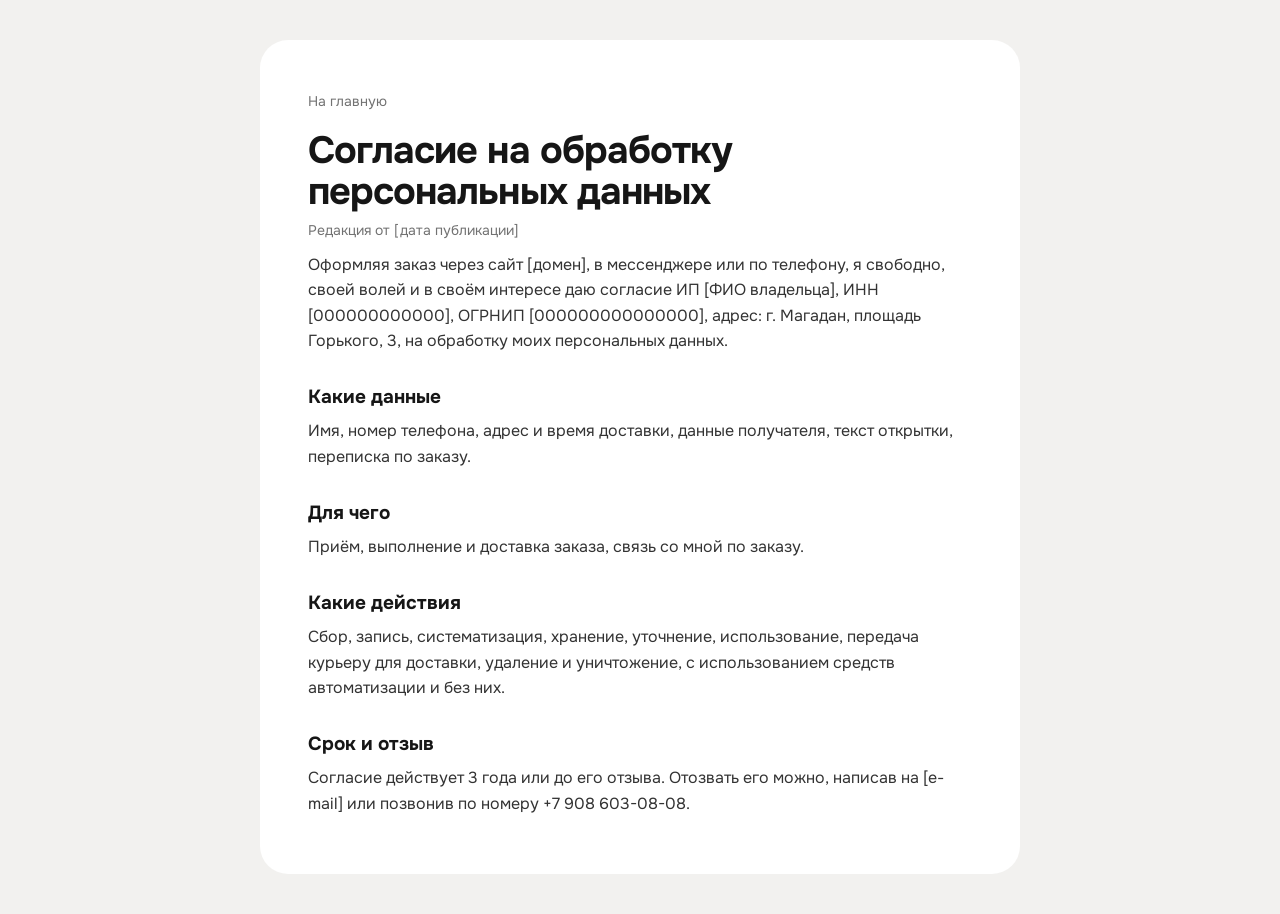
<file: consent.html>
<!doctype html>
<html lang="ru">
<head>
<meta charset="utf-8">
<meta name="viewport" content="width=device-width, initial-scale=1">
<meta name="robots" content="noindex, nofollow">
<title>Согласие на обработку персональных данных | Роза Лэнд</title>
<link rel="icon" href="data:image/svg+xml,%3Csvg xmlns='http://www.w3.org/2000/svg' viewBox='0 0 32 32'%3E%3Crect width='32' height='32' rx='9' fill='%23d6194b'/%3E%3Ctext x='16' y='22' text-anchor='middle' font-family='Arial' font-weight='700' font-size='15' fill='%23fff'%3EРЛ%3C/text%3E%3C/svg%3E">
<link rel="stylesheet" href="https://fonts.googleapis.com/css2?family=Onest:wght@400;600;700&display=swap">
<link rel="stylesheet" href="doc.css">
</head>
<body>
<main class="doc">
  <a class="back" href="index.html">На главную</a>
  <h1>Согласие на обработку персональных данных</h1>
  <p class="upd">Редакция от [дата публикации]</p>

  <p>Оформляя заказ через сайт [домен], в мессенджере или по телефону, я свободно, своей волей и в своём
  интересе даю согласие ИП [ФИО владельца], ИНН [000000000000], ОГРНИП [000000000000000], адрес:
  г. Магадан, площадь Горького, 3, на обработку моих персональных данных.</p>

  <h2>Какие данные</h2>
  <p>Имя, номер телефона, адрес и время доставки, данные получателя, текст открытки, переписка по заказу.</p>

  <h2>Для чего</h2>
  <p>Приём, выполнение и доставка заказа, связь со мной по заказу.</p>

  <h2>Какие действия</h2>
  <p>Сбор, запись, систематизация, хранение, уточнение, использование, передача курьеру для доставки,
  удаление и уничтожение, с использованием средств автоматизации и без них.</p>

  <h2>Срок и отзыв</h2>
  <p>Согласие действует 3 года или до его отзыва. Отозвать его можно, написав на [e-mail] или позвонив
  по номеру +7 908 603-08-08.</p>
</main>
</body>
</html>
</file>
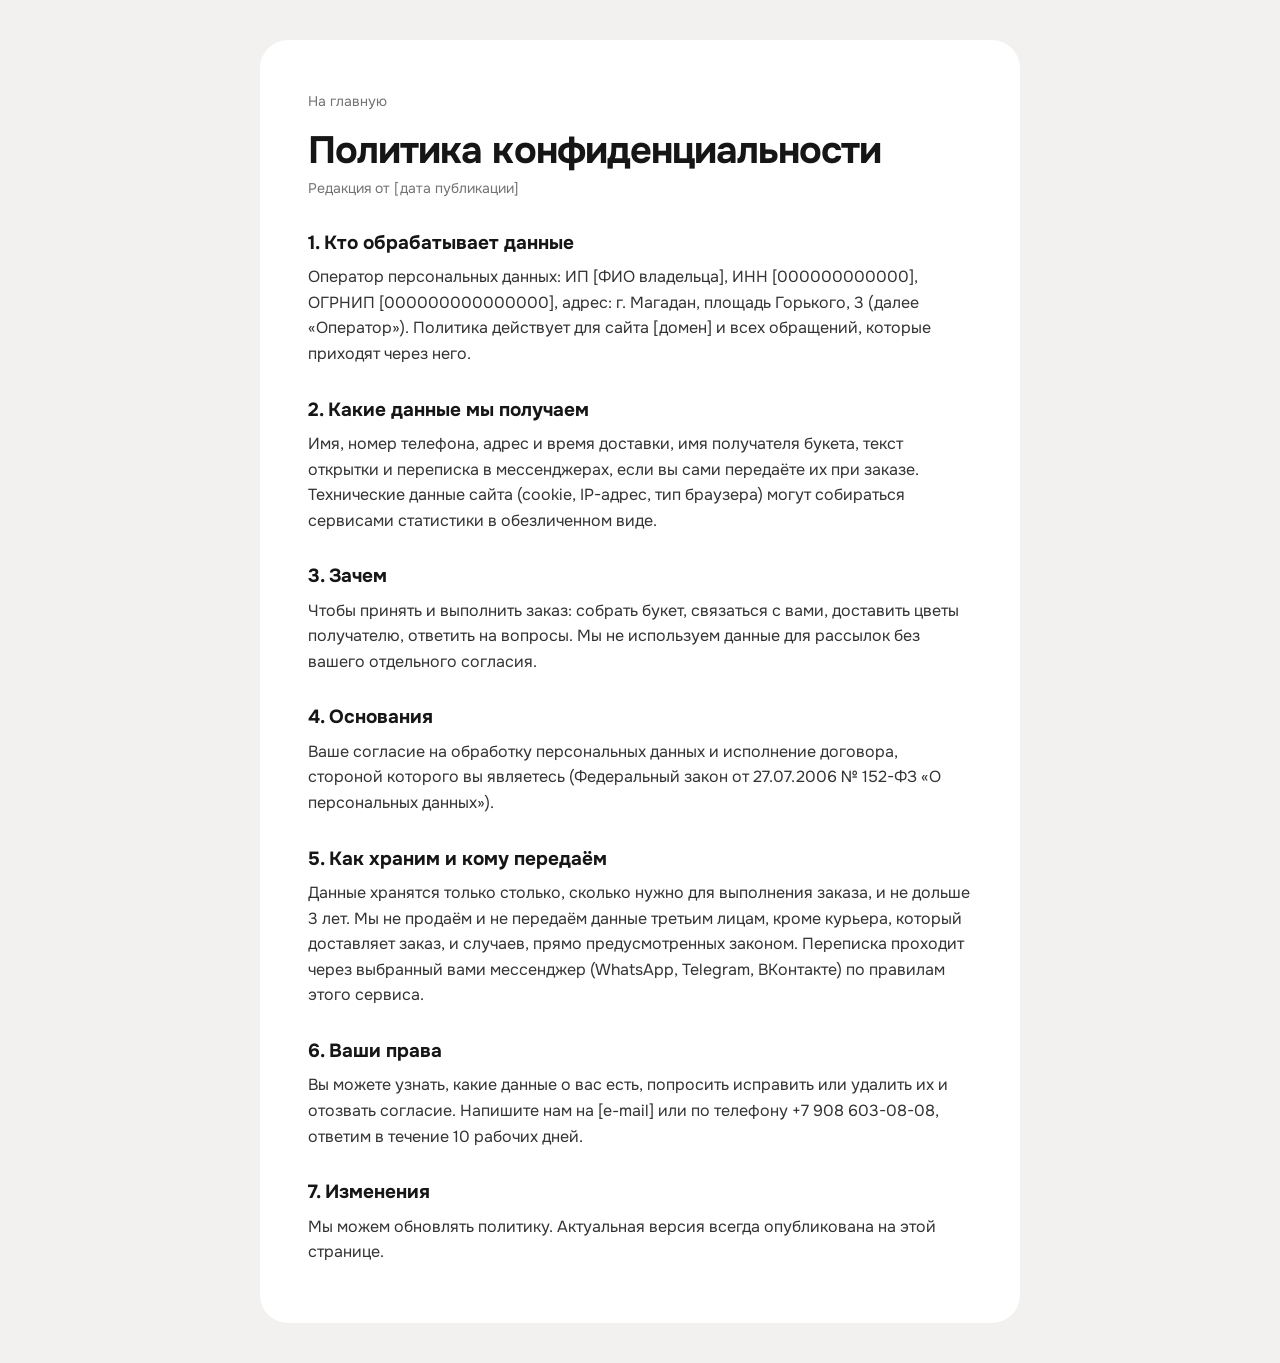
<file: privacy.html>
<!doctype html>
<html lang="ru">
<head>
<meta charset="utf-8">
<meta name="viewport" content="width=device-width, initial-scale=1">
<meta name="robots" content="noindex, nofollow">
<title>Политика конфиденциальности | Роза Лэнд</title>
<link rel="icon" href="data:image/svg+xml,%3Csvg xmlns='http://www.w3.org/2000/svg' viewBox='0 0 32 32'%3E%3Crect width='32' height='32' rx='9' fill='%23d6194b'/%3E%3Ctext x='16' y='22' text-anchor='middle' font-family='Arial' font-weight='700' font-size='15' fill='%23fff'%3EРЛ%3C/text%3E%3C/svg%3E">
<link rel="stylesheet" href="https://fonts.googleapis.com/css2?family=Onest:wght@400;600;700&display=swap">
<link rel="stylesheet" href="doc.css">
</head>
<body>
<main class="doc">
  <a class="back" href="index.html">На главную</a>
  <h1>Политика конфиденциальности</h1>
  <p class="upd">Редакция от [дата публикации]</p>

  <h2>1. Кто обрабатывает данные</h2>
  <p>Оператор персональных данных: ИП [ФИО владельца], ИНН [000000000000], ОГРНИП [000000000000000],
  адрес: г. Магадан, площадь Горького, 3 (далее «Оператор»). Политика действует для сайта [домен] и всех
  обращений, которые приходят через него.</p>

  <h2>2. Какие данные мы получаем</h2>
  <p>Имя, номер телефона, адрес и время доставки, имя получателя букета, текст открытки и переписка в
  мессенджерах, если вы сами передаёте их при заказе. Технические данные сайта (cookie, IP-адрес, тип
  браузера) могут собираться сервисами статистики в обезличенном виде.</p>

  <h2>3. Зачем</h2>
  <p>Чтобы принять и выполнить заказ: собрать букет, связаться с вами, доставить цветы получателю,
  ответить на вопросы. Мы не используем данные для рассылок без вашего отдельного согласия.</p>

  <h2>4. Основания</h2>
  <p>Ваше согласие на обработку персональных данных и исполнение договора, стороной которого вы являетесь
  (Федеральный закон от 27.07.2006 № 152-ФЗ «О персональных данных»).</p>

  <h2>5. Как храним и кому передаём</h2>
  <p>Данные хранятся только столько, сколько нужно для выполнения заказа, и не дольше 3 лет. Мы не продаём
  и не передаём данные третьим лицам, кроме курьера, который доставляет заказ, и случаев, прямо
  предусмотренных законом. Переписка проходит через выбранный вами мессенджер (WhatsApp, Telegram,
  ВКонтакте) по правилам этого сервиса.</p>

  <h2>6. Ваши права</h2>
  <p>Вы можете узнать, какие данные о вас есть, попросить исправить или удалить их и отозвать согласие.
  Напишите нам на [e-mail] или по телефону +7 908 603-08-08, ответим в течение 10 рабочих дней.</p>

  <h2>7. Изменения</h2>
  <p>Мы можем обновлять политику. Актуальная версия всегда опубликована на этой странице.</p>
</main>
</body>
</html>
</file>
<file: doc.css>
:root { --page: #f2f1ef; --card: #fff; --ink: #161616; --muted: #727272; --accent: #d6194b }
* { box-sizing: border-box }
body { margin: 0; background: var(--page); color: var(--ink); font: 400 16px/1.6 "Onest", system-ui, sans-serif; padding: 16px }
.doc { max-width: 760px; margin: 24px auto; background: var(--card); border-radius: 28px; padding: clamp(24px, 5vw, 48px) }
.back { color: var(--muted); text-decoration: none; font-size: 14px }
.back:hover { color: var(--ink) }
h1 { font-size: clamp(28px, 4vw, 38px); letter-spacing: -0.025em; line-height: 1.1; margin: 16px 0 6px }
h2 { font-size: 19px; margin: 28px 0 6px }
p { margin: 0 0 10px; color: #333 }
.upd { color: var(--muted); font-size: 14px }
</file>
